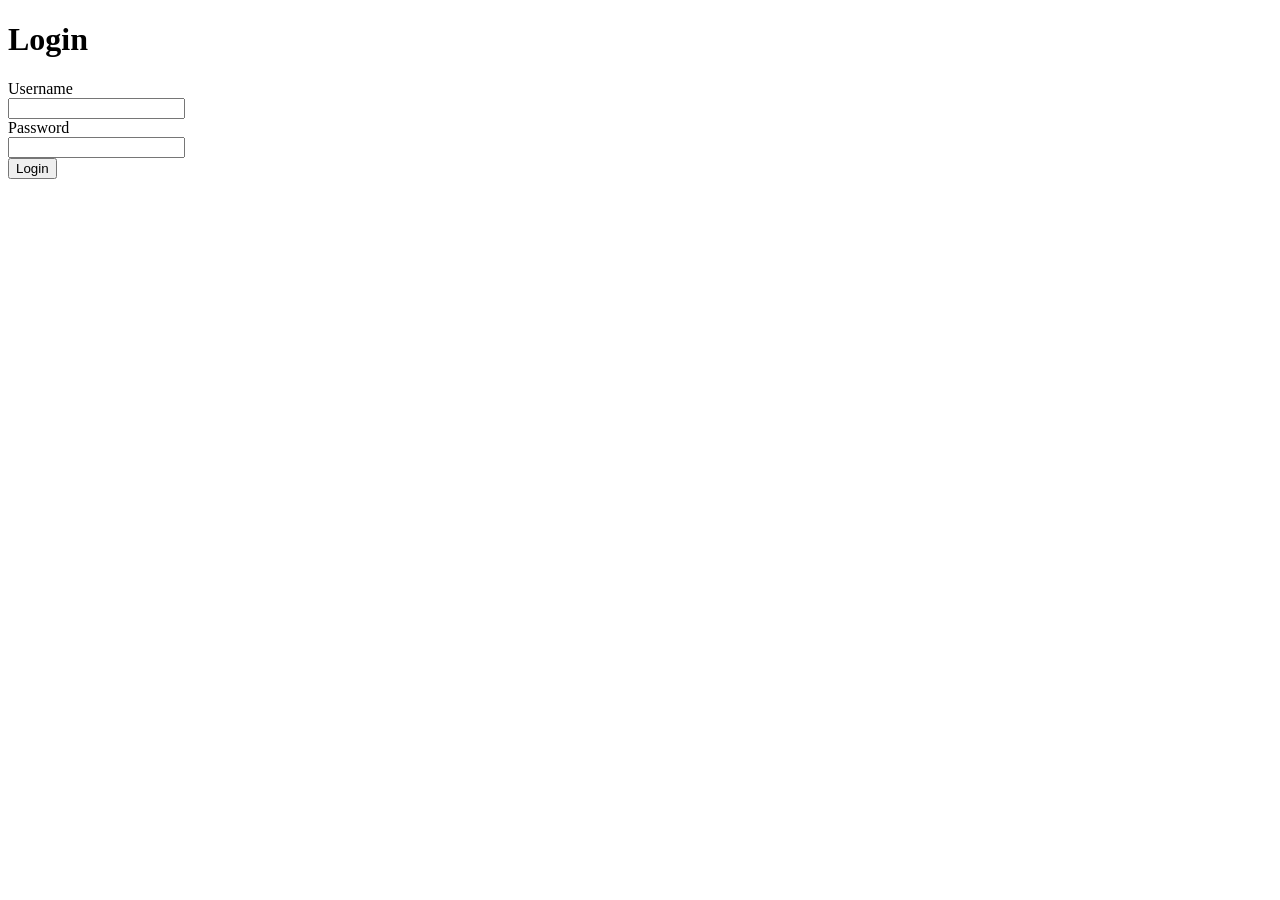
<file: example2/index.html>
<!DOCTYPE html>
<html lang="en">
<head>
    <meta charset="UTF-8">
    <meta http-equiv="X-UA-Compatible" content="IE=edge">
    <meta name="viewport" content="width=device-width, initial-scale=1.0">
    <title>Document</title>
</head>
<body>
    <h1>Login</h1>
    <form action="login.php" method="POST">
        <label>Username</label><br>
        <input type="text" name="uname"><br>
        <label>Password</label><br>
        <input type="password" name="pass"><br>
        <input type="submit" name="sbmt" value="Login">
    </form>
</body>
</html>
</file>
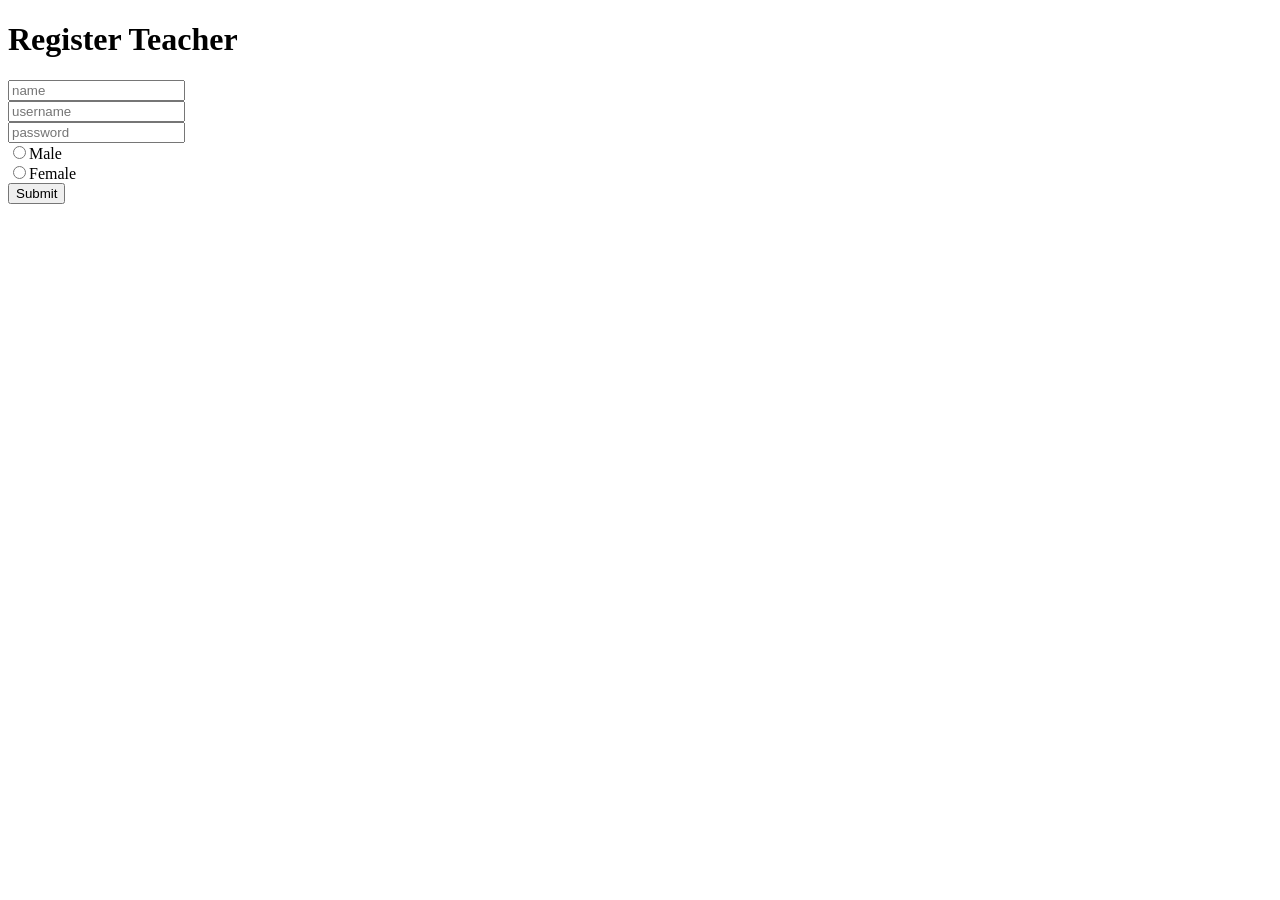
<file: example3/index.html>
<!DOCTYPE html>
<html lang="en">
<head>
    <meta charset="UTF-8">
    <meta http-equiv="X-UA-Compatible" content="IE=edge">
    <meta name="viewport" content="width=device-width, initial-scale=1.0">
    <title>Document</title>
</head>
<body>
    <h1>Register Teacher</h1>
    <form action="tchrreg.php" method="POST">
        <input type="text" name="name" placeholder="name" required><br>
        <input type="text" name="uname" placeholder="username" required><br>
        <input type="password" name="pass" placeholder="password" required><br>
        <input type="radio" name="gender" value="Male">Male<br>
        <input type="radio" name="gender" value="Female">Female<br>
        <input type="submit" name="submit">
    </form>
    </body>
</html>
</file>
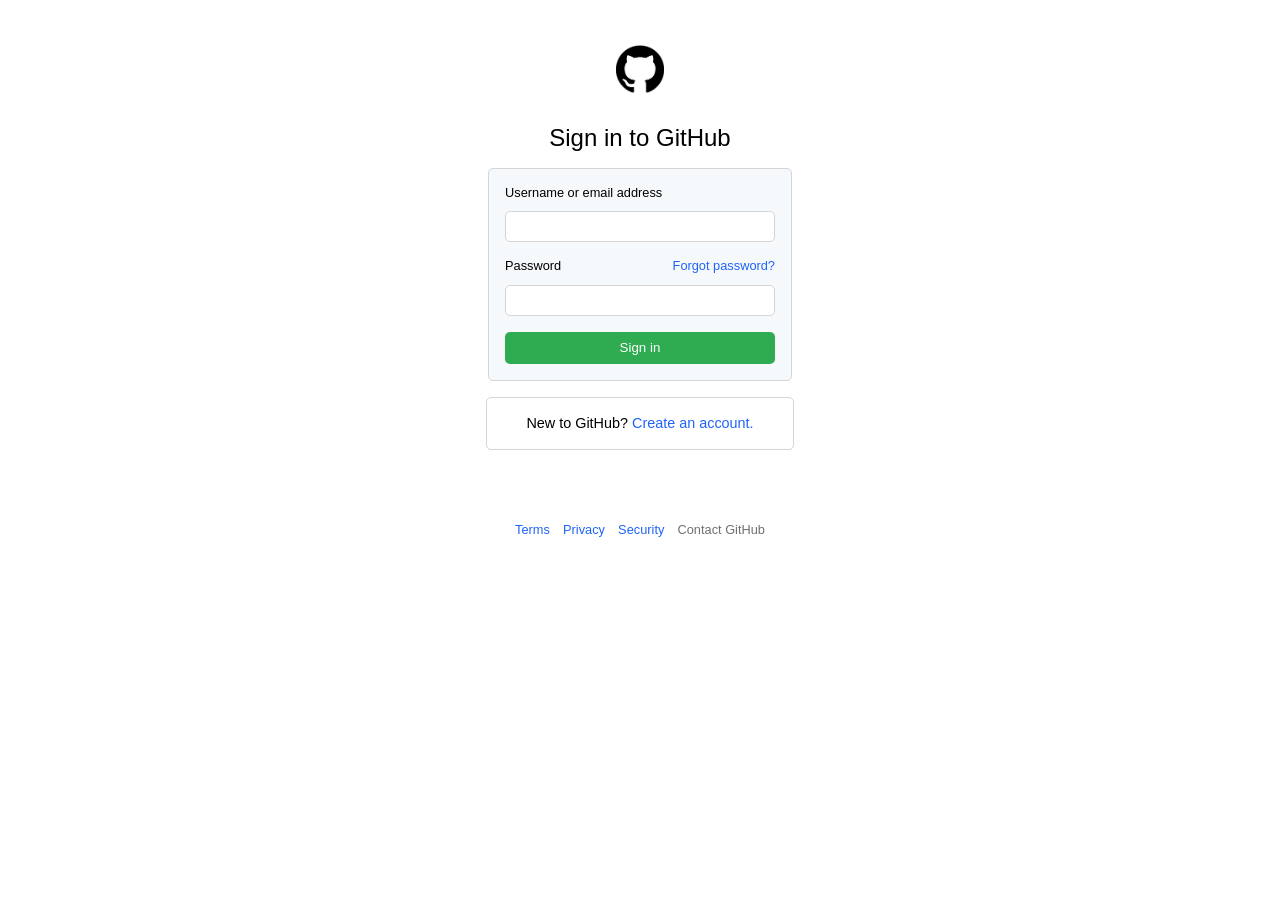
<file: github/index.html>
<!DOCTYPE html>
<html lang="en">
<head>
    <meta charset="UTF-8">
    <meta http-equiv="X-UA-Compatible" content="IE=edge">
    <meta name="viewport" content="width=device-width, initial-scale=1.0">
    <link rel="stylesheet" href="style.css" type="text/css">
    <title>Sign in to GitHub.GitHub</title>
</head>
<body>
    <div class="container">
        <div class="logo">
            <img src="logo.png" width="48" height="48">
        </div>
        <div class="heading">Sign in to GitHub</div>
        <div class="box">
            <div class="credential">
                <label>Username or email address </label>
                <input type="text" name="username">
                <span class="passlabel"><label>Password</label><a href="#">
                    Forgot password?
                </a></span>
                <input type="password" name="pass">
                <button type="submit">Sign in</button>
            </div>
        </div>

        <div class="bottom">
           <span>New to GitHub? <a href="#"> Create an account.</a></span> 
        </div>
        <div class="footer">
            <a href="#">Terms</a>
            <a href="#">Privacy</a>
            <a href="#">Security</a>
            <a style="color:#707070" href="#">Contact GitHub</a>
        </div>
    </div>
</body>
</html>
</file>
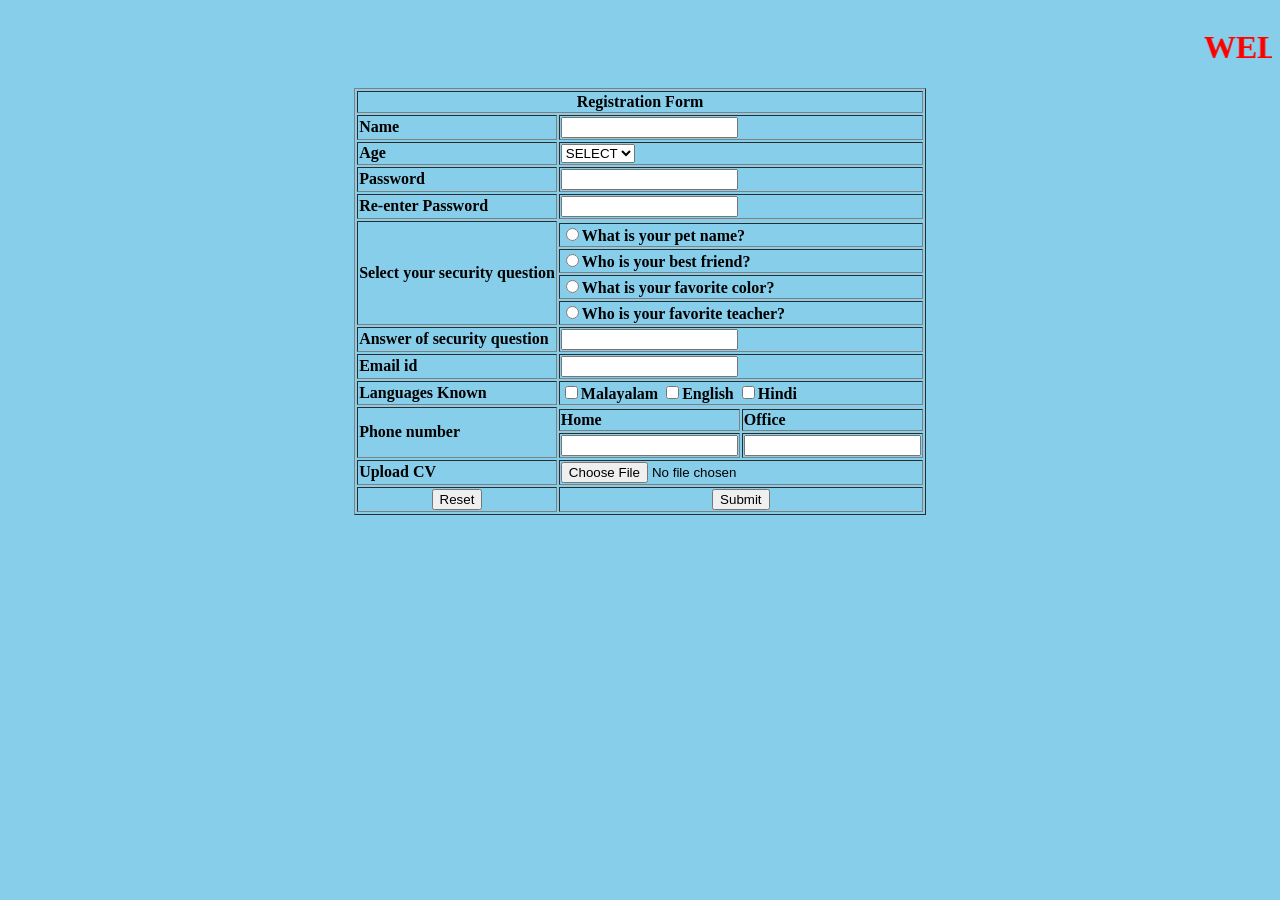
<file: jobapplication.html>
<html>
<head>
	<title>Job Application</title>
</head>
<body style="background-color: skyblue;">
<marquee onmouseover="this.stop()" onmouseout = "this.start()"><h1 style="color: red;">WELCOME TO FRESHERS WORLD!!!</h1></marquee>
<div style="display:flex; justify-content:center;">
<table border= "1" style="text-align:left;">
	<tr>
		<th colspan="3"><center>Registration Form</center></th>
	</tr>
	<form>
		<tr>
			<th>Name</th>
			<th colspan="2"><input type="text" name="name"></th>
		</tr>
		<tr>
			<th>Age</th>
			<th colspan="2">
				<select name="age">
					<option selected>SELECT</option>
					<option value="18">18</option>
					<option value="19">19</option>
					<option value="20">20</option>
					<option value="21">21</option>
					<option value="22">22</option>
					<option value="23">23</option>
					<option value="24">24</option>
					<option value="25">25</option>
				</select>
			</th>
		</tr>
		<tr>
			<th>Password</th>
			<th colspan="2"><input type="password" name="password1"></th>
		</tr>
		<tr>
			<th>Re-enter Password</th>
			<th colspan="2"><input type="password" name="password2"></th>
		</tr>
		<tr>
			<th rowspan="5">Select your security question</th>
                <tr ><th colspan="2"><input type="radio" name="sel">What is your pet name?</th></tr>
                <tr><th colspan="2"><input type="radio" name="sel">Who is your best friend?</th></tr>
                <tr><th colspan="2"><input type="radio" name="sel">What is your favorite color?</th></tr>
                <tr><th colspan="2"><input type="radio" name="sel">Who is your favorite teacher?</th></tr>
            </th>
		</tr>	
        <tr>
			<th>Answer of security question</th>
			<th colspan="2"><input type="text" name="security"></th>
		</tr>	
        <tr>
			<th>Email id</th>
			<th colspan="2"><input type="email" name="emailid"></th>
		</tr>
        <tr>
            <th>Languages Known</th>
            <th colspan="2">
                <input type="checkbox">Malayalam
                <input type="checkbox">English
                <input type="checkbox">Hindi
            </th>
        </tr>
        <tr>
           <th rowspan="3">Phone number</th>
           <tr>
                <th>Home</th>
                <th>Office</th>
           </tr> 
           <tr>
                <th><input type="text"></th>
                <th><input type="text"></th>
            </tr>   
        </tr>
        <tr>
            <th>Upload CV</th>
            <th colspan="2"><input type="file"></th>
        </tr>
        <tr>
            <th align="center"><input type="reset"></th>
            <th align="center" colspan="2"><input type="submit"></th>
        </tr>
	</form>
</table>
</div>
</body>
</html>
</file>
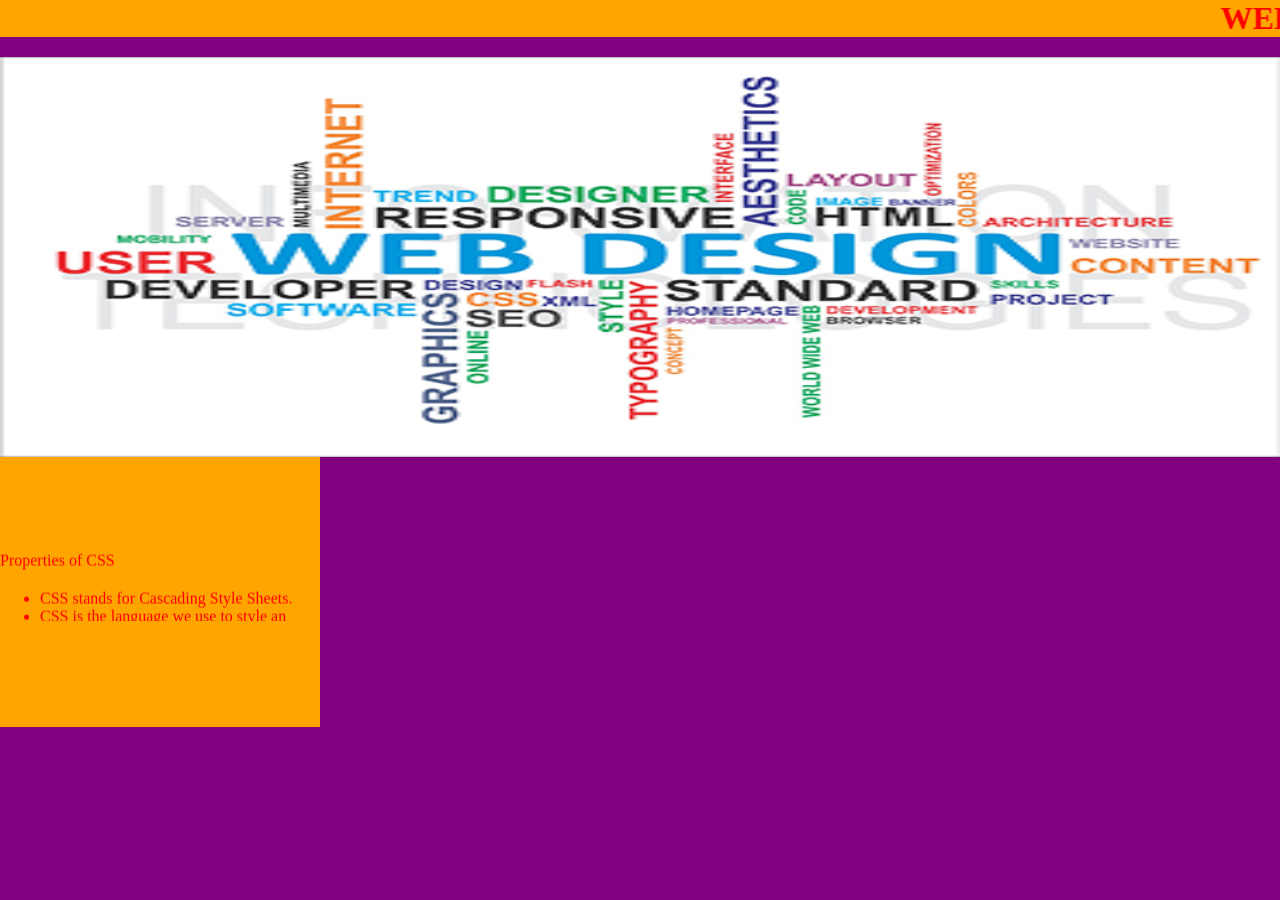
<file: ex-5 intro to css/introtocss.html>
<html>
<head>
	<title>Introduction to css</title>
	<link rel="stylesheet" href="style1.css" type="text/css">
</head>
<body>
	<div class="heading">
		<marquee onmouseover="this.stop()" onmouseout="this.start()"><h1>WELCOME TO THE WORLD OF CSS</h1></marquee>
	</div>
	<div class="collage">
		<img src="web-design-collage.png">
	</div>
	<div class="prop">
		<marquee direction="up"  onmouseover="this.stop()" onmouseout="this.start()">
		<p>Properties of CSS</p>
		<ul>
			<li>CSS stands for Cascading Style Sheets.</li>
			<li>CSS is the language we use to style an HTML document.</li>
			<li>CSS describes how HTML elements should be displayed.</li>
			<li>This tutorial will teach you CSS from basic to advanced.</li>
		</ul>
		</marquee>
	</div>
</body>
</html>
</file>
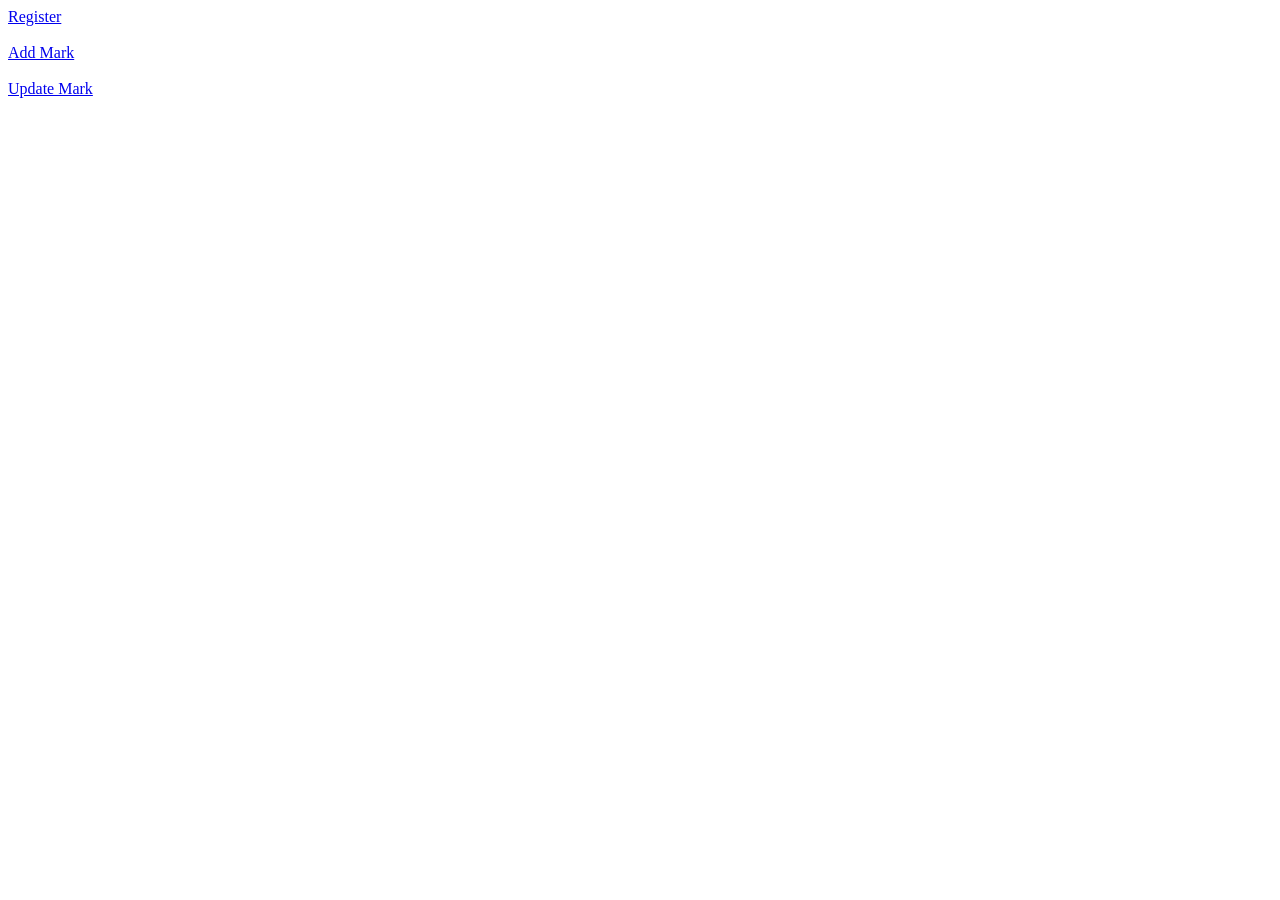
<file: example3/menu.html>
<!DOCTYPE html>
<html lang="en">
<head>
    <meta charset="UTF-8">
    <meta http-equiv="X-UA-Compatible" content="IE=edge">
    <meta name="viewport" content="width=device-width, initial-scale=1.0">
    <title>Document</title>
</head>
<body>
    <a href="studreg.php" target="b">Register</a><br><br>
    <a href="markadd.php" target="b">Add Mark</a><br><br>
    <a href="markupdate.php" target="b">Update Mark</a><br><br>


</body>
</html>
</file>
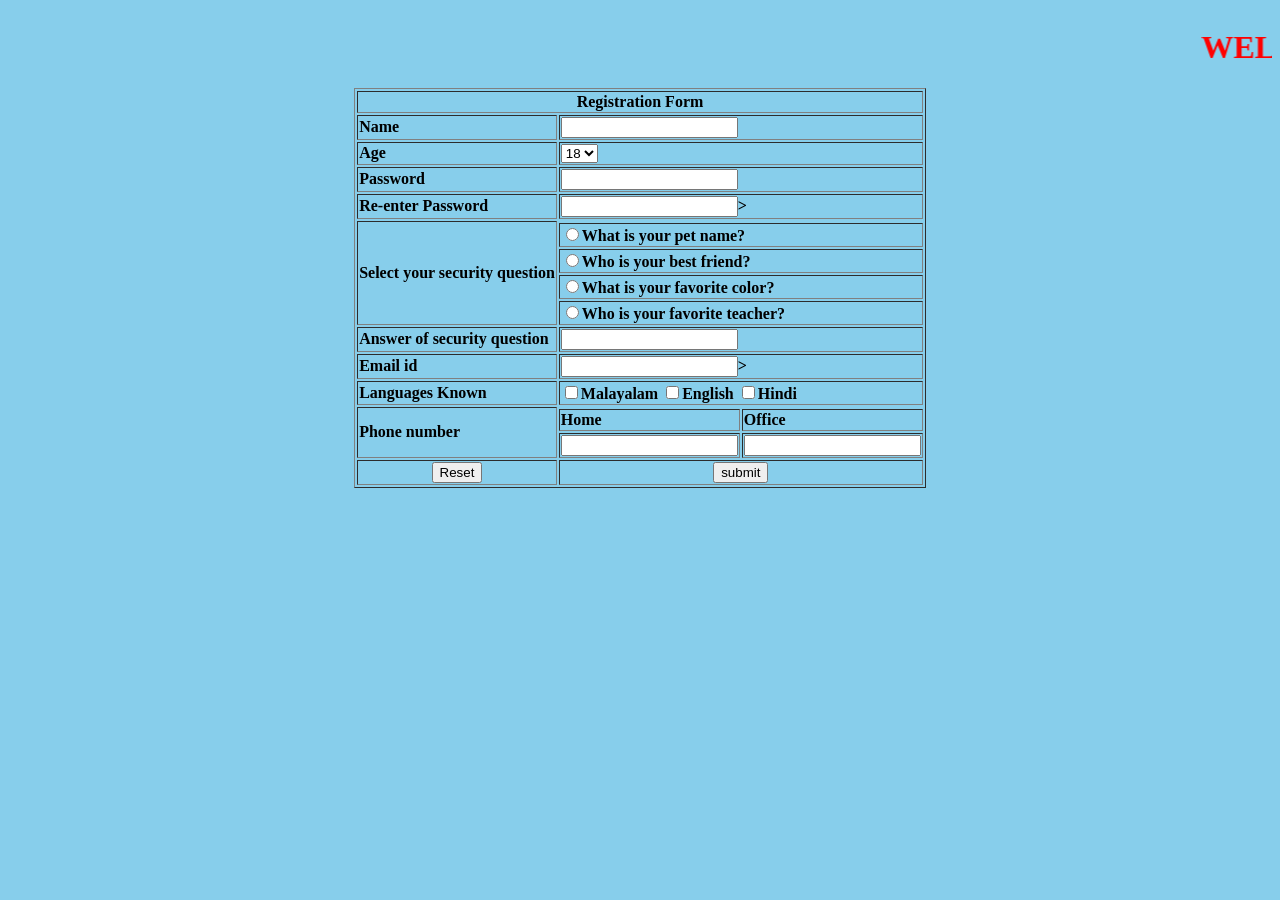
<file: jobapplication/job.html>
<html>
<head>
	<title>Job Application</title>
</head>
<body style="background-color: skyblue;">
<marquee onmouseover="this.stop()" onmouseout = "this.start()"><h1 style="color: red;">WELCOME TO FRESHERS WORLD!!!</h1></marquee>
<div style="display:flex; justify-content:center;">
<table border= "1" style="text-align:left;">
	<tr>
		<th colspan="3"><center>Registration Form</center></th>
	</tr>
	<form action="applicant.php" method="POST">
		<tr>
			<th>Name</th>
			<th colspan="2"><input type="text" name="name" required></th>
		</tr>
		<tr>
			<th>Age</th>
			<th colspan="2">
				<select name="age" required>
					<option value="18">18</option>
					<option value="19">19</option>
					<option value="20">20</option>
					<option value="21">21</option>
					<option value="22">22</option>
					<option value="23">23</option>
					<option value="24">24</option>
					<option value="25">25</option>
				</select>
			</th>
		</tr>
		<tr>
			<th>Password</th>
			<th colspan="2"><input type="password" name="password1" required></th>
		</tr>
		<tr>
			<th>Re-enter Password</th>
			<th colspan="2"><input type="password" name="password2" required>></th>
		</tr>
		<tr>
			<th rowspan="5">Select your security question</th>
                <tr ><th colspan="2"><input type="radio" name="sel" value="What is your pet name?">What is your pet name?</th></tr>
                <tr><th colspan="2"><input type="radio" name="sel" value="Who is your best friend?">Who is your best friend?</th></tr>
                <tr><th colspan="2"><input type="radio" name="sel" value="What is your favorite color?">What is your favorite color?</th></tr>
                <tr><th colspan="2"><input type="radio" name="sel" value="Who is your favorite teacher?">Who is your favorite teacher?</th></tr>
            </th>
		</tr>	
        <tr>
			<th>Answer of security question</th>
			<th colspan="2"><input type="text" name="security" required></th>
		</tr>	
        <tr>
			<th>Email id</th>
			<th colspan="2"><input type="email" name="emailid" required>></th>
		</tr>
        <tr>
            <th>Languages Known</th>
            <th colspan="2">
                <input type="checkbox" name="mal">Malayalam
                <input type="checkbox" name="eng">English
                <input type="checkbox" name="hin">Hindi
            </th>
        </tr>
        <tr>
           <th rowspan="3">Phone number</th>
           <tr>
                <th>Home</th>
                <th>Office</th>
           </tr> 
           <tr>
                <th><input type="text" name="hphone"></th>
                <th><input type="text" name="ophone"></th>
            </tr>   
        </tr>
        <tr>
            <th align="center"><input type="reset"></th>
            <th align="center" colspan="2"><input type="submit" value="submit"></th>
        </tr>
	</form>
</table>
</div>
</body>
</html>
</file>
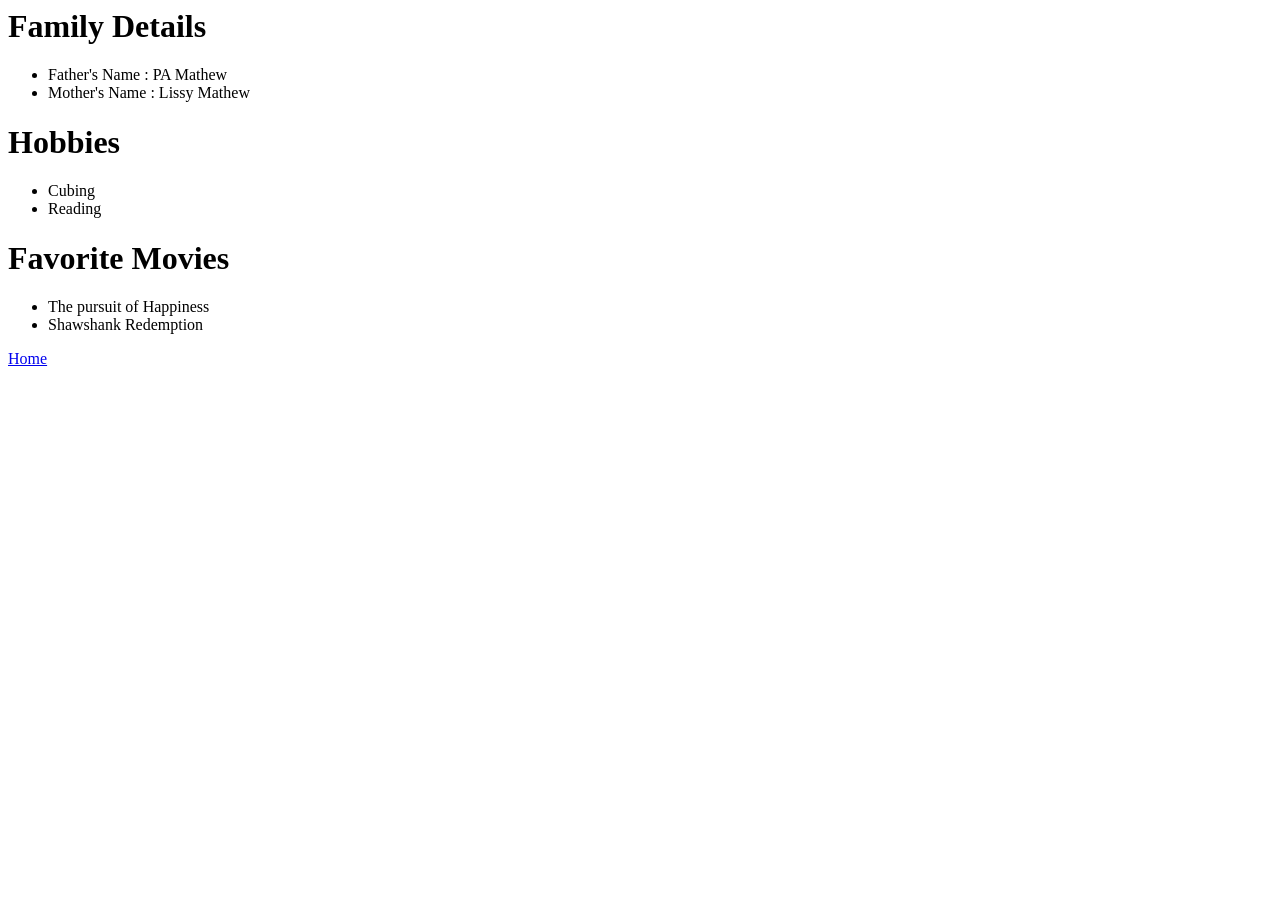
<file: resume/details.html>
<html>
<head>
	<title>Details</title>
</head>
<body>
<h1>
	Family Details
</h1>
<ul>
<li>Father's Name : PA Mathew</li>
<li>Mother's Name : Lissy Mathew</li>
</ul>
<h1>
	Hobbies
</h1>
<ul>
<li>Cubing</li>
<li>Reading</li>
</ul>
<h1>
	Favorite Movies
</h1>
<ul>
<li>The pursuit of Happiness</li>
<li>Shawshank Redemption</li>
</ul>
<div><a href="resume.html">Home</a></div>
</body>
</html>
</file>
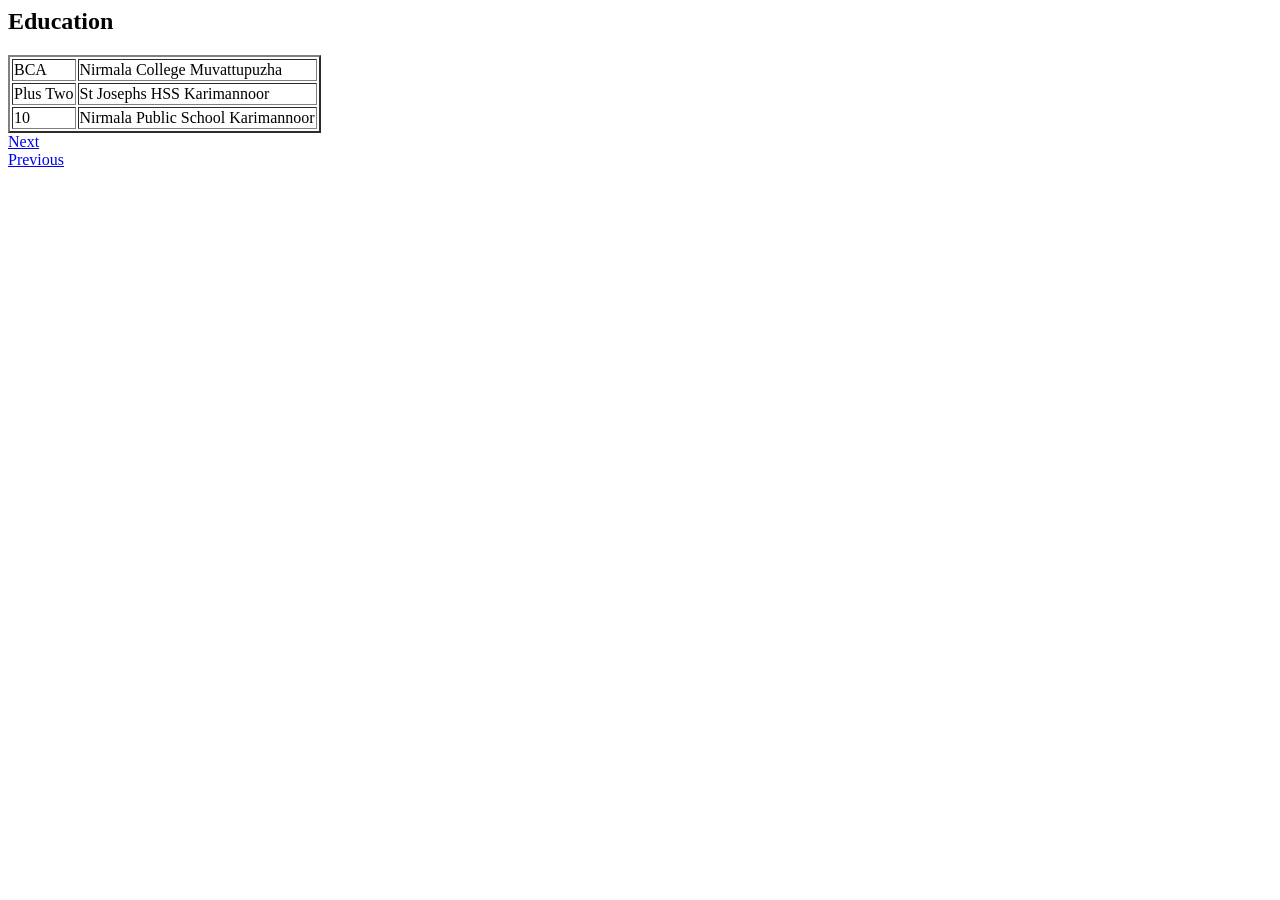
<file: resume/education.html>
<html>
<head>
	<title>Education</title>
</head>
<body>
<h2>Education</h2>
	<table border ="2">
		<tr> 
			<td> BCA </td> 
			<td> Nirmala College Muvattupuzha</td>
		</tr>
		<tr>
			<td>Plus Two</td> 
			<td> St Josephs HSS Karimannoor</td>
		</tr>
		<tr>
			<td>10</td> 
			<td> Nirmala Public School Karimannoor</td>
		</tr>
		<table>
<div><a href="details.html">Next</a></div>
<div><a href="resume.html">Previous</a></div>
</body>
</html>
</file>
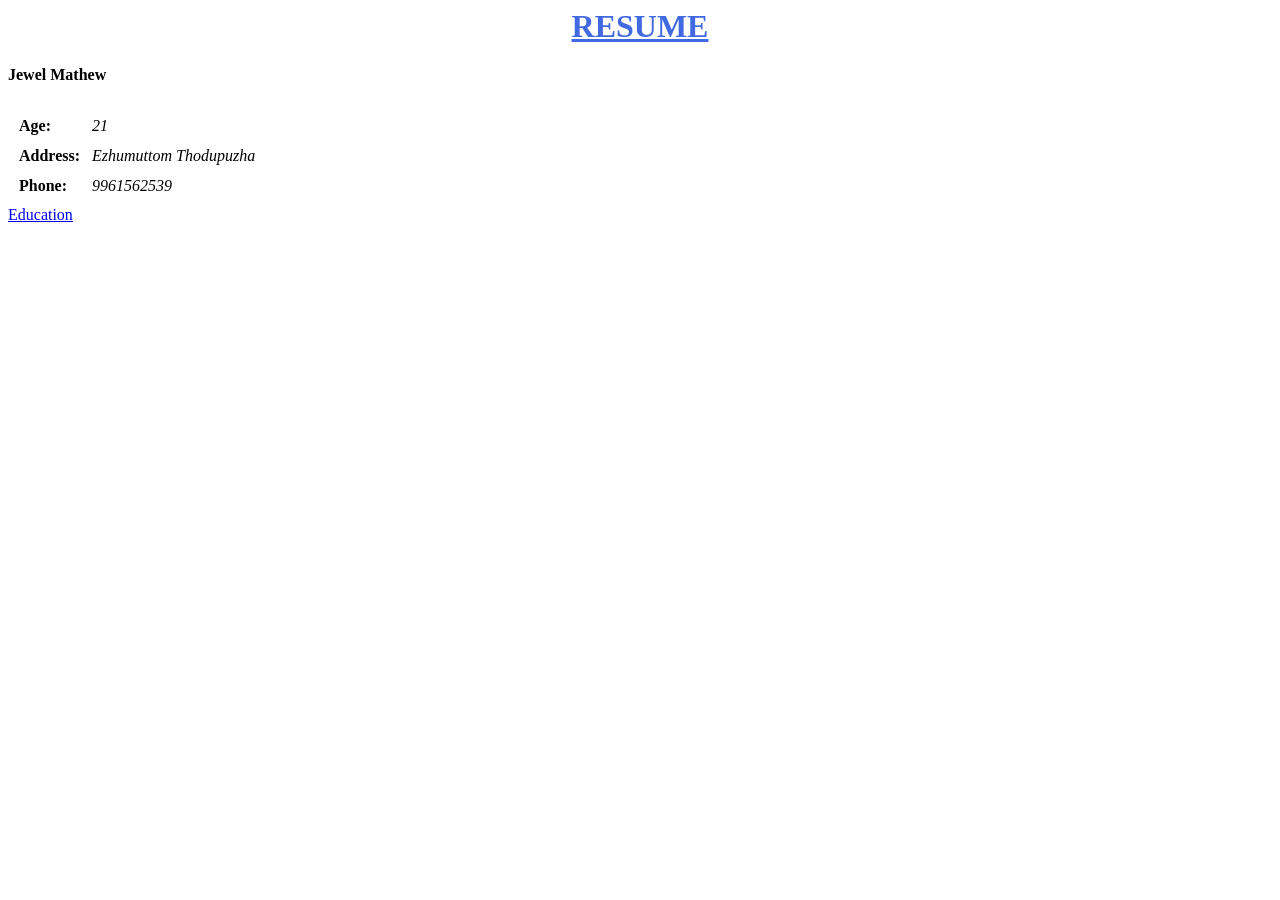
<file: resume/resume.html>
<html>
<head>
	<title>Resume</title>
</head>
<body>
	<div>
		<h1 style="color:royalblue" align="center"><u>RESUME</u></h1>
		<h4>Jewel Mathew</h4>
		<table cellspacing="10">
		<tr>
			<td><b>Age:</b> </td> <td><i>21</i></td>
		</tr>
		<tr>
			<td><b>Address:</b> </td> <td><i>Ezhumuttom Thodupuzha</i></td>
		</tr>
		<tr>
			<td><b>Phone: </b></td> <td><i>9961562539</i></td>
		</tr>
		<table>
	</div>
	<div><a href="education.html">Education</a></div>
</body>
</html>
</file>
<file: github/style.css>
*{
    padding:0;
    margin:0;
    font-family: "Arial";
}

.container{
    display:flex;
    flex-direction: column;
    align-items: center;
}

.logo{
    margin-top: 5vh;
    margin-bottom:0.67em;
}

.heading{
    font-size: 1.5rem;
    margin:0.67em;
}

.box{
    padding:1rem;
    background-color: #f6f9fb;
    width: 270px;
    border-radius: 5px;
    border: 1px solid #d6d4d4;
}
.credential{
    display: flex;
    flex-direction: column;
}

.box label{
    font-size: 0.8rem;
    margin-bottom:.9em
}

input{
    height: 1.8rem;
    margin-bottom: 1rem;
    background-color: #ffff;
    border: 1px solid #d6d4d4;
    border-radius: 5px;
}

button{
    cursor: pointer;
    height: 2rem;
    border: none;
    color:white;
    background-color: #2fac51;
    border-radius:5px;
}

.passlabel{
    display: flex;
    justify-content: space-between;
}
.passlabel a{
    font-size: .8rem;
    color:#1f63f8;
    text-decoration: none;
}
.bottom{
    text-align: center;
    width: 270px;
    font-size: 0.9rem;
    margin-top: 1rem;
    border-radius: 5px;
    border: 1px solid #d6d4d4;
    padding:1.1rem;
}
.bottom a{
    color:#1f63f8;
    text-decoration: none;
}
.bottom a:hover{
    border-bottom: 1px solid #1f63f8;
}

.footer{
    width: 250px;
    display: flex;
    justify-content: space-between;
}

.footer a{
    margin-top: 4.5rem;
    font-size: 0.8rem;
    color:#1f63f8;
    text-decoration: none;
}

.footer a:hover{
    border-bottom: 1px solid #1f63f8;
}
</file>
<file: ex-5 intro to css/style1.css>
*{
	padding:0;
	margin:0;
}

body{
	background: purple;
}

.heading{
	background:orange;
	color:red;
}

.heading h1{
	margin-left:10px
}

.collage{
	margin-top:20px;
}
.collage img{
	width:100%;
	height:400px;
}
.prop{
	background-color:orange;
	width:25%;
	color:red;
	height:30vh;
}

.prop ul{
	margin-top:20px
}


.prop ul li {
	margin-left:40px
}
</file>
